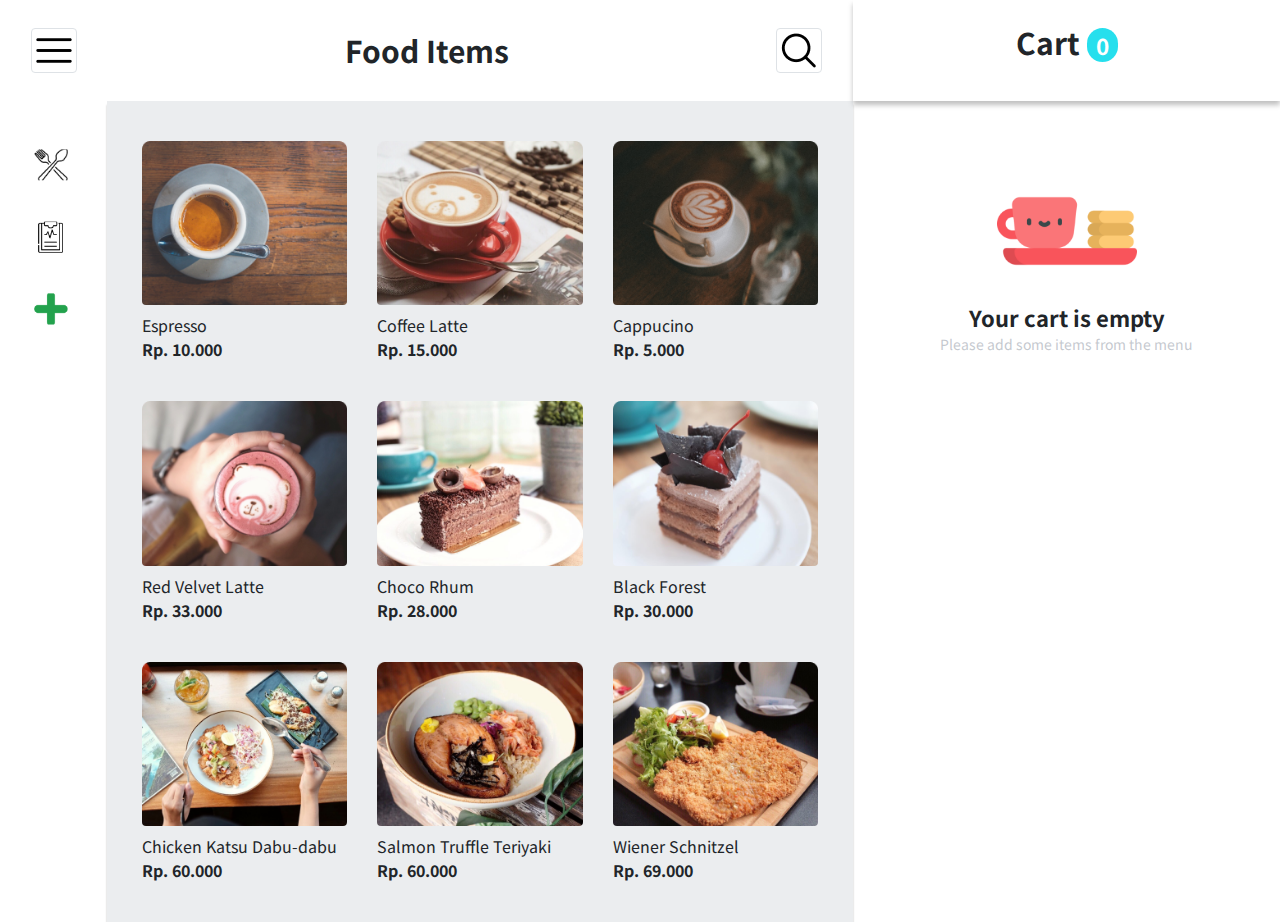
<file: index.html>
<!DOCTYPE html>
<html lang="en">
<head>
    <meta charset="UTF-8">
    <meta name="viewport" content="width=device-width, initial-scale=1.0">
    <title>Home</title>
    <link rel="stylesheet" href="https://stackpath.bootstrapcdn.com/bootstrap/4.3.1/css/bootstrap.min.css" integrity="sha384-ggOyR0iXCbMQv3Xipma34MD+dH/1fQ784/j6cY/iJTQUOhcWr7x9JvoRxT2MZw1T" crossorigin="anonymous">
    <link rel="stylesheet" href="style.css">
    <link rel="preconnect" href="https://fonts.gstatic.com">
    <link href="https://fonts.googleapis.com/css2?family=Noto+Sans+JP:wght@500&display=swap" rel="stylesheet">
</head>
<body>
    <div class="container-fluid">
        <div class="row">
            <div class="col-md-8">
                <nav class="navbar navbar-light">
                    <a href="index.html">
                        <img src="assets\strip.png" class="img-thumbnail" alt="Menu">
                    </a>
                    <div class="text-center" style="font-size: 30px; font-weight: bold;">Food Items</div>
                    <img src="assets\search.png" class="img-thumbnail" alt="Search">
                </nav>
            </div>
            <div id="cart-hidden" class="col-md-4 text-center" style="font-weight: bold; font-size: 30px;box-shadow: 0px 4px 5px rgba(0, 0, 0, 0.25);">Cart
                <span class="badge rounded-pill text-white" style="background-color: rgba(16, 220, 235, 0.911);">0</span>
            </div>
        </div>
    </div>
    <div class="container-fluid">
        <div class="row">
            <div class="col-md-1 text-center">
                <nav id="side-bar" class="navbar navbar-light">
                    <a href="checkout.html">
                        <img src="assets\fork.png" class="img-fluid" alt="Food">
                    </a>
                    <a href="history.html">
                        <img src="assets\clipboard.png" class="img-fluid" alt="Clipboard">
                    </a>
                    <img id="add-items" src="assets\add.png" class="img-fluid" alt="Add">
                </nav>
            </div>
            <div class="col-md-7 col-sm-12 col-7 text-center">
                <div class="container-fluid">
                    <div class="row">
                        <div class="col-md-4 col-sm-4 text-justify">
                            <img src="assets\menu1.png" class="figure-img img-fluid rounded" alt="Drink">
                            <div>Espresso</div>
                            <div class="price">Rp. 10.000</div>
                        </div>
                        <div class="col-md-4 col-sm-4 text-justify">
                            <img src="assets\menu2.png" class="figure-img img-fluid rounded" alt="Drink">
                            <div>Coffee Latte</div>
                            <div class="price">Rp. 15.000</div>
                        </div>
                        <div class="col-md-4 col-sm-4 text-justify">
                            <img src="assets\menu3.png" class="figure-img img-fluid rounded" alt="Drink">
                            <div>Cappucino</div>
                            <div class="price">Rp. 5.000</div>
                        </div>
                    </div>
                    <div class="row">
                        <div class="col-md-4 col-sm-4 text-justify">
                            <img src="assets\menu4.png" class="figure-img img-fluid rounded" alt="Drink">
                            <div>Red Velvet Latte</div>
                            <div class="price">Rp. 33.000</div>
                        </div>
                        <div class="col-md-4 col-sm-4 text-justify">
                            <img src="assets\menu5.png" class="figure-img img-fluid rounded" alt="Dessert">
                            <div>Choco Rhum</div>
                            <div class="price">Rp. 28.000</div>
                        </div>
                        <div class="col-md-4 col-sm-4 text-justify">
                            <img src="assets\menu6.png" class="figure-img img-fluid rounded" alt="Dessert">
                            <div>Black Forest</div>
                            <div class="price">Rp. 30.000</div>
                        </div>
                    </div>
                    <div class="row">
                        <div class="col-md-4 col-sm-4 text-justify">
                            <img src="assets\menu7.png" class="figure-img img-fluid rounded" alt="Food">
                            <div>Chicken Katsu Dabu-dabu</div>
                            <div class="price">Rp. 60.000</div>
                        </div>
                        <div class="col-md-4 col-sm-4 text-justify">
                            <img src="assets\menu8.png" class="figure-img img-fluid rounded" alt="Food">
                            <div>Salmon Truffle Teriyaki</div>
                            <div class="price">Rp. 60.000</div>
                        </div>
                        <div class="col-md-4 col-sm-4 text-justify">
                            <img src="assets\menu9.png" class="figure-img img-fluid rounded" alt="Food">
                            <div>Wiener Schnitzel</div>
                            <div class="price">Rp. 69.000</div>
                        </div>
                    </div>
                </div>
            </div>
            <div class="col-md-4 col-sm-12 text-center">
                <img class="resize" src="assets\empty_cart.png"alt="Empty Cart">
                <div style="font-weight: bold; font-size: 22px;">Your cart is empty</div>
                <div style="color: rgba(190, 195, 202, 0.911); font-size: 14px;">Please add some items from the menu</div>
            </div>
        </div>
    </div>
    <div class="bg-modal">
        <div class="modal-content container-fluid" style="width: 500px; height: 400px;">
            <div class="row">
                <div style="padding-bottom: 40px;" class="col-md-6">
                    <div style="font-size: 20px;">Add Item</div>
                </div>
            </div>
            <div class="row">
                <div class="col-md-4 col-sm-4 col-4 pop-text">
                    <div>Name</div>
                    <div>Image</div>
                    <div>Price</div>
                    <div>Category</div>
                    
                </div>
                <div class="col-md-8 col-sm-8 col-8 text-left pop-fill">
                    <input class="form-control" type="text">
                    <input class="form-control" type="file">
                    <input class="form-control price" type="text">
                    <select class="form-select form-select-lg mb-3">
                        <option selected>Category</option>
                        <option value="1">Dessert</option>
                        <option value="2">Drink</option>
                        <option value="3">Food</option>
                      </select>
                </div>
            </div>
            <div class="container-fluid">
                <div class="row text-right">
                    <div class="col-md-12" style="position: absolute; right: 15px; bottom: 20px;">
                        <button class="btn add-btn" type="button">Add</button>
                        <button class="btn cancel-btn" type="button">Cancel</button>
                    </div>
                </div>
            </div>
        </div>
    </div>
    <script>
        document.getElementById('add-items').addEventListener('click', function(){
        document.querySelector('.bg-modal').style.display = 'flex';
        });
        document.querySelector('.cancel-btn').addEventListener('click', function(){
                document.querySelector('.bg-modal').style.display = 'none';
        });
    </script>

</body>
</html>
</file>
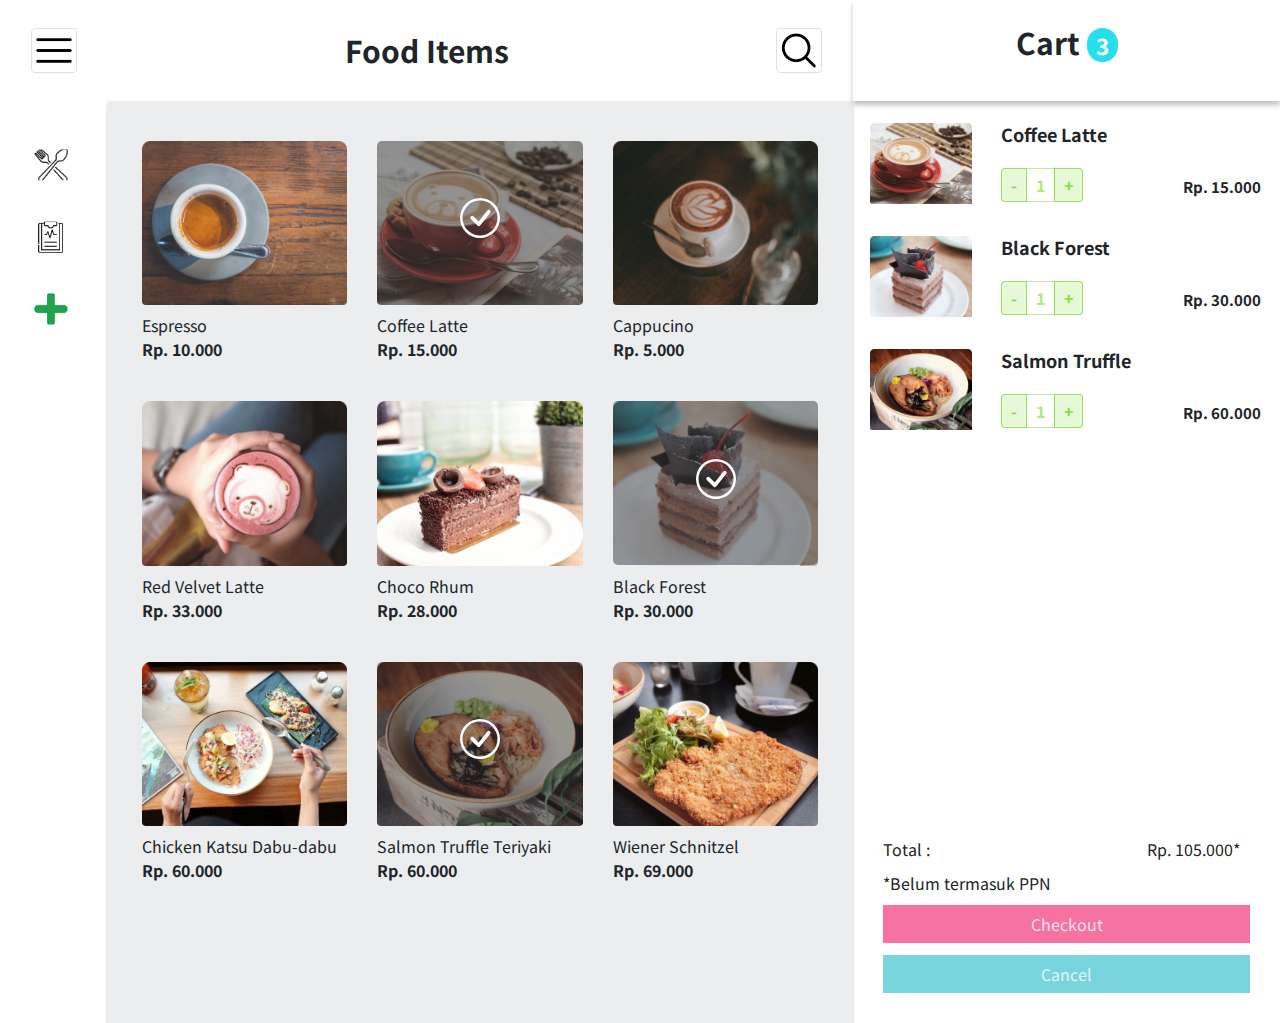
<file: checkout.html>
<!DOCTYPE html>
<html lang="en">
<head>
    <meta charset="UTF-8">
    <meta name="viewport" content="width=device-width, initial-scale=1.0">
    <title>Checkout</title>
    <link rel="stylesheet" href="https://stackpath.bootstrapcdn.com/bootstrap/4.3.1/css/bootstrap.min.css" integrity="sha384-ggOyR0iXCbMQv3Xipma34MD+dH/1fQ784/j6cY/iJTQUOhcWr7x9JvoRxT2MZw1T" crossorigin="anonymous">
    <link rel="stylesheet" href="style.css">
    <link rel="preconnect" href="https://fonts.gstatic.com">
    <link href="https://fonts.googleapis.com/css2?family=Noto+Sans+JP:wght@500&display=swap" rel="stylesheet">
</head>
<body>
    <div class="container-fluid">
        <div class="row">
            <div class="col-md-8">
                <nav class="navbar navbar-light">
                    <a href="index.html">
                        <img src="assets\strip.png" class="img-thumbnail" alt="Menu">
                    </a>
                    <div class="text-center" style="font-size: 30px; font-weight: bold;">Food Items</div>
                    <img src="assets\search.png" class="img-thumbnail" alt="Search">
                </nav>
            </div>
            <div id="cart-hidden" class="col-md-4 text-center" style="font-weight: bold; font-size: 30px;box-shadow: 0px 4px 5px rgba(0, 0, 0, 0.25);">Cart
                <span class="badge rounded-pill text-white" style="background-color: rgba(16, 220, 235, 0.911);">3</span>
            </div>
        </div>
    </div>
    <div class="container-fluid">
        <div class="row">
            <div class="col-md-1 text-center">
                <nav id="side-bar" class="navbar navbar-light">
                    <img src="assets\fork.png" class="img-fluid" alt="Food">
                    <img src="assets\clipboard.png" class="img-fluid" alt="Clipboard">
                    <img src="assets\add.png" class="img-fluid" alt="Add">
                </nav>
            </div>
            <div class="col-md-7 col-sm-12 col-7 text-center">
                <div class="container-fluid">
                    <div class="row">
                        <div class="col-md-4 col-sm-4 text-justify">
                            <img src="assets\menu1.png" class="figure-img img-fluid rounded" alt="Drink">
                            <div>Espresso</div>
                            <div class="price">Rp. 10.000</div>
                        </div>
                        <div class="col-md-4 col-sm-4 text-justify">
                            <div id="content">
                                <img src="assets\menu2.png" class="figure-img img-fluid rounded" alt="Drink">
                            </div>
                            <svg xmlns="http://www.w3.org/2000/svg" width="40px" height="40px" fill="white" viewBox="0 0 16 16">
                                <path d="M8 15A7 7 0 1 1 8 1a7 7 0 0 1 0 14zm0 1A8 8 0 1 0 8 0a8 8 0 0 0 0 16z"/>
                                <path d="M10.97 4.97a.235.235 0 0 0-.02.022L7.477 9.417 5.384 7.323a.75.75 0 0 0-1.06 1.06L6.97 11.03a.75.75 0 0 0 1.079-.02l3.992-4.99a.75.75 0 0 0-1.071-1.05z"/>
                            </svg>
                            <div>Coffee Latte</div>
                            <div class="price">Rp. 15.000</div>
                        </div>
                        <div class="col-md-4 col-sm-4 text-justify">
                            <img src="assets\menu3.png" class="figure-img img-fluid rounded" alt="Drink">
                            <div>Cappucino</div>
                            <div class="price">Rp. 5.000</div>
                        </div>
                    </div>
                    <div class="row">
                        <div class="col-md-4 col-sm-4 text-justify">
                            <img src="assets\menu4.png" class="figure-img img-fluid rounded" alt="Drink">
                            <div>Red Velvet Latte</div>
                            <div class="price">Rp. 33.000</div>
                        </div>
                        <div class="col-md-4 col-sm-4 text-justify">
                            <img src="assets\menu5.png" class="figure-img img-fluid rounded" alt="Dessert">
                            <div>Choco Rhum</div>
                            <div class="price">Rp. 28.000</div>
                        </div>
                        <div class="col-md-4 col-sm-4 text-justify">
                            <div id="content">
                                <img src="assets\menu6.png" class="figure-img img-fluid rounded" alt="Dessert">
                            </div>
                            <svg xmlns="http://www.w3.org/2000/svg" width="40px" height="40px" fill="white" viewBox="0 0 16 16">
                                <path d="M8 15A7 7 0 1 1 8 1a7 7 0 0 1 0 14zm0 1A8 8 0 1 0 8 0a8 8 0 0 0 0 16z"/>
                                <path d="M10.97 4.97a.235.235 0 0 0-.02.022L7.477 9.417 5.384 7.323a.75.75 0 0 0-1.06 1.06L6.97 11.03a.75.75 0 0 0 1.079-.02l3.992-4.99a.75.75 0 0 0-1.071-1.05z"/>
                            </svg>
                            <div>Black Forest</div>
                            <div class="price">Rp. 30.000</div>
                        </div>
                    </div>
                    <div class="row">
                        <div class="col-md-4 col-sm-4 text-justify">
                            <img src="assets\menu7.png" class="figure-img img-fluid rounded" alt="Food">
                            <div>Chicken Katsu Dabu-dabu</div>
                            <div class="price">Rp. 60.000</div>
                        </div>
                        <div class="col-md-4 col-sm-4 text-justify">
                            <div id="content">
                                <img src="assets\menu8.png" class="figure-img img-fluid rounded" alt="Food">
                            </div>
                            <svg xmlns="http://www.w3.org/2000/svg" width="40px" height="40px" fill="white" viewBox="0 0 16 16">
                                <path d="M8 15A7 7 0 1 1 8 1a7 7 0 0 1 0 14zm0 1A8 8 0 1 0 8 0a8 8 0 0 0 0 16z"/>
                                <path d="M10.97 4.97a.235.235 0 0 0-.02.022L7.477 9.417 5.384 7.323a.75.75 0 0 0-1.06 1.06L6.97 11.03a.75.75 0 0 0 1.079-.02l3.992-4.99a.75.75 0 0 0-1.071-1.05z"/>
                            </svg>
                            <div>Salmon Truffle Teriyaki</div>
                            <div class="price">Rp. 60.000</div>
                        </div>
                        <div class="col-md-4 col-sm-4 text-justify">
                            <img src="assets\menu9.png" class="figure-img img-fluid rounded" alt="Food">
                            <div>Wiener Schnitzel</div>
                            <div class="price">Rp. 69.000</div>
                        </div>
                    </div>
                </div>
            </div>
            <div class="col-md-4 col-sm-12">
                <div class="container-fluid">
                    <div class="row cart">
                        <div class="col-md-4">
                            <img src="assets\menu2.png" class="figure-img img-fluid rounded" alt="Drink">
                        </div>
                        <div class="col-md-4">Coffee Latte
                        <div class="btn-group" role="group">
                            <button type="button" class="btn btn-outline-primary">-</button>
                            <button type="button" class="btn btn-outline-secondary" disabled>1</button>
                            <button type="button" class="btn btn-outline-primary">+</button>
                          </div>
                        </div>
                        <div class="col-md-4 price">Rp. 15.000</div>
                    </div>
                    <div class="row cart">
                        <div class="col-md-4">
                            <img src="assets\menu6.png" class="figure-img img-fluid rounded" alt="Drink">
                        </div>
                        <div class="col-md-4">Black Forest
                        <div class="btn-group" role="group">
                            <button type="button" class="btn btn-outline-primary">-</button>
                            <button type="button" class="btn btn-outline-secondary" disabled>1</button>
                            <button type="button" class="btn btn-outline-primary">+</button>
                          </div>
                        </div>
                        <div class="col-md-4 price">Rp. 30.000</div>
                    </div>
                    <div class="row cart">
                        <div class="col-md-4">
                            <img src="assets\menu8.png" class="figure-img img-fluid rounded" alt="Drink">
                        </div>
                        <div class="col-md-4">Salmon Truffle
                        <div class="btn-group" role="group">
                            <button type="button" class="btn btn-outline-primary">-</button>
                            <button type="button" class="btn btn-outline-secondary" disabled>1</button>
                            <button type="button" class="btn btn-outline-primary">+</button>
                          </div>
                        </div>
                        <div class="col-md-4 price">Rp. 60.000</div>
                    </div>
                </div>
                <footer>
                    <div class="container-fluid">
                        <div class="row">
                            <div class="col-md-6">Total :</div>
                            <div class="col-md-6" style="padding-left: 80px;">Rp. 105.000*</div>
                            <div class="col-md-12">*Belum termasuk PPN</div>
                            <div class="col-md-12">
                                <button id="btn-checkout" class="btn pink-btn" type="button">Checkout</button>
                                <script>
                                    document.getElementById('btn-checkout').addEventListener('click', function(){
                                    document.querySelector('.bg-modal').style.display = 'flex';
                                    });
                                </script>
                                <a href="index.html" class="btn blue-btn" type="button">Cancel</a>
                            </div>
                        </div>
                    </div>
                </footer>
        </div>
    </div>

    <div class="bg-modal">
        <div class="modal-content container-fluid">
            <div class="row">
                <div style="padding-bottom: 40px;" class="col-md-6">
                    <div style="font-size: 20px;">Checkout</div>
                    <div style="font-size: 12px;">Cashier: Pevita Pearce</div>
                </div>
                <div class="col-md-6 text-right">
                    <div>Receipt no: #010410919</div>
                </div>
            </div>
            <div class="row">
                <div class="col-md-6 col-sm-8 col-8 pop-menus">
                    <div>Coffee Latte 1x</div>
                    <div>Black Forest 1x</div>
                    <div>Salmon Truffle Teriyaki 1x</div>
                    <div>Ppn 10%</div>
                </div>
                <div class="col-md-6 col-sm-4 col-4 text-right pop-price">
                    <div>Rp. 15.000</div>
                    <div>Rp. 30.000</div>
                    <div>Rp. 60.000</div>
                    <div>Rp. 10.500</div>
                </div>
            </div>
            <div class="row">
                <div class="col-md-12 text-right">
                    <div style="padding-top: 20px;">Total: Rp. 115.500</div>
                </div>
            </div>
            <div class="row">
                <div class="col-md-12">
                    <div>Payment: Cash</div>
                </div>
            </div>
            <div id="bottom-btn-checkout" class="container-fluid text-center">
                <div class="row">
                    <div class="col-md-12">
                        <button class="btn pop-pink" type="button">Print</button>
                    </div>
                    <div class="col-md-12">Or
                    </div>
                    <div class="col-md-12">
                        <button class="btn pop-blue" type="button">Send Email</button>
                    </div>
                </div>
            </div>
        </div>
    </div>
</body>
</html>
</file>
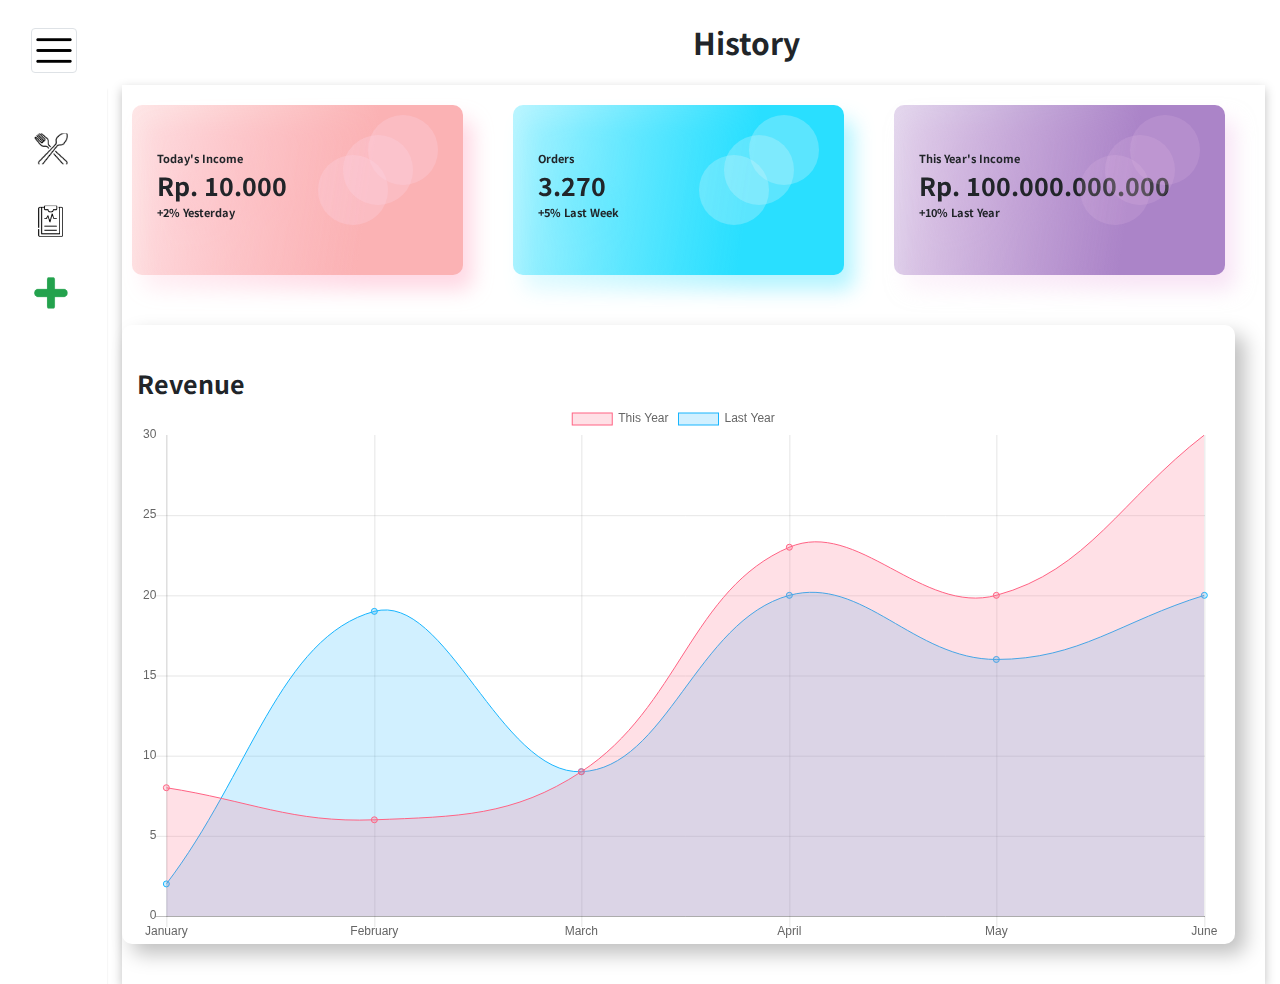
<file: history.html>
<!DOCTYPE html>
<html lang="en">
<head>
    <meta charset="UTF-8">
    <meta name="viewport" content="width=device-width, initial-scale=1.0">
    <title>History</title>
    <link rel="stylesheet" href="https://stackpath.bootstrapcdn.com/bootstrap/4.3.1/css/bootstrap.min.css" integrity="sha384-ggOyR0iXCbMQv3Xipma34MD+dH/1fQ784/j6cY/iJTQUOhcWr7x9JvoRxT2MZw1T" crossorigin="anonymous">
    <link rel="stylesheet" href="style.css">
    <link rel="preconnect" href="https://fonts.gstatic.com">
    <link href="https://fonts.googleapis.com/css2?family=Noto+Sans+JP:wght@500&display=swap" rel="stylesheet">
    <script type="text/javascript" src="chart.js"></script>
</head>
<body>
    <div class="container-fluid">
        <div class="row">
            <div class="col-md-2 col-sm-4">
                <nav class="navbar navbar-light">
                    <a href="index.html">
                        <img style="margin-top: 20px;" src="assets\strip.png" class="img-thumbnail" alt="Menu">
                    </a>
                </nav>
            </div>
            <div class="col-md-10 col-sm-6">
                <div class="text-center" style="font-size: 30px; font-weight: bold;">History</div>
            </div>
        </div>
    </div>
    <div class="container-fluid">
        <div class="row">
            <div class="col-md-1 text-center"style="box-shadow: 0px 4px 2px rgba(0, 0, 0, 0.1);">
                <nav id="side-bar" class="navbar navbar-light">
                    <img src="assets\fork.png" class="img-fluid" alt="Food">
                    <img src="assets\clipboard.png" class="img-fluid" alt="Clipboard">
                    <img id="add-items" src="assets\add.png" class="img-fluid" alt="Add">
                </nav>
            </div>
            <div class="col-md-11">
                <div class="container-fluid" style="box-shadow: 0px 4px 10px rgba(0, 0, 0, 0.25);">
                    <div class="row">
                        <div id="history-box" class="col text-justify first-box">
                            <div class="first-history-text">Today's Income</div>
                            <div class="history-number">Rp. 10.000</div>
                            <div class="history-text">+2% Yesterday</div>
                            <div id="dot">
                                <span class="bottom-dot"></span>
                                <span class="middle-dot"></span>
                                <span class="top-dot"></span>
                            </div>
                        </div>
                        
                        <div id="history-box" class="col text-justify second-box">
                            <div class="first-history-text">Orders</div>
                            <div class="history-number">3.270</div>
                            <div class="history-text">+5% Last Week</div>
                            <div id="dot">
                                <span class="bottom-dot"></span>
                                <span class="middle-dot"></span>
                                <span class="top-dot"></span>
                            </div>
                        </div>
                        <div id="history-box" class="col text-justify third-box">
                            <div class="first-history-text">This Year's Income</div>
                            <div class="history-number">Rp. 100.000.000.000</div>
                            <div class="history-text">+10% Last Year</div>
                            <div id="dot">
                                <span class="bottom-dot"></span>
                                <span class="middle-dot"></span>
                                <span class="top-dot"></span>
                            </div>
                        </div>
                    </div>
                    <div class="row container-fluid" style="padding: 50px 0px 40px 0px">
                        <div id="revenue" class="col-md-12">Revenue
                            <div style="width: 100%;height: auto">
                                <canvas id="myChart"></canvas>
                            </div>
                            
                            <script>
                                var ctx = document.getElementById("myChart").getContext('2d');
                                var myChart = new Chart(ctx, {
                                    type: 'line',
                                    data: {
                                        labels: ["January", "February", "March", "April", "May", "June"],
                                        datasets: [{
                                            label: 'This Year',
                                            data: [8, 6, 9, 23, 20, 30],
                                            backgroundColor: [
                                            'rgba(255, 99, 132, 0.2)',
                                            'rgba(54, 162, 235, 0.2)',
                                            'rgba(255, 206, 86, 0.2)',
                                            'rgba(75, 192, 192, 0.2)',
                                            'rgba(153, 102, 255, 0.2)',
                                            'rgba(255, 159, 64, 0.2)'
                                            ],
                                            borderColor: [
                                            'rgba(255,99,132,1)',
                                            'rgba(54, 162, 235, 1)',
                                            'rgba(255, 206, 86, 1)',
                                            'rgba(75, 192, 192, 1)',
                                            'rgba(153, 102, 255, 1)',
                                            'rgba(255, 159, 64, 1)'
                                            ],
                                            borderWidth: 1
                                        },{
                                            label: 'Last Year',
                                            data: [2, 19, 9, 20, 16, 20],
                                            backgroundColor: [
                                            'rgba(25, 181, 254, 0.2)',
                                            'rgba(25, 181, 254, 0.2)',
                                            'rgba(25, 181, 254, 0.2)',
                                            'rgba(25, 181, 254, 0.2)',
                                            'rgba(25, 181, 254, 0.2)',
                                            'rgba(25, 181, 254, 0.2)'
                                            ],
                                            borderColor: [
                                            'rgba(25, 181, 254, 1)',
                                            'rgba(25, 181, 254, 1)',
                                            'rgba(25, 181, 254, 1)',
                                            'rgba(25, 181, 254, 1)',
                                            'rgba(25, 181, 254, 1)',
                                            'rgba(25, 181, 254, 1)'
                                            ],
                                            borderWidth: 1
                                        }
                                    ]
                                    },
                                    options: {
                                        scales: {
                                            yAxes: [{
                                                ticks: {
                                                    beginAtZero:true
                                                }
                                            }]
                                        }
                                    }
                                });
                            </script>
                        </div>
                    </div>
                </div>
            </div>
        </div>
    </div>

    <div class="bg-modal">
        <div class="modal-content container-fluid" style="width: 500px; height: 400px;">
            <div class="row">
                <div style="padding-bottom: 40px;" class="col-md-6">
                    <div style="font-size: 20px;">Add Item</div>
                </div>
            </div>
            <div class="row">
                <div class="col-md-4 col-sm-4 col-4 pop-text">
                    <div>Name</div>
                    <div>Image</div>
                    <div>Price</div>
                    <div>Category</div>
                    
                </div>
                <div class="col-md-8 col-sm-8 col-8 text-left pop-fill">
                    <input class="form-control" type="text">
                    <input class="form-control" type="file">
                    <input class="form-control price" type="text">
                    <select class="form-select form-select-lg mb-3">
                        <option selected>Category</option>
                        <option value="1">Dessert</option>
                        <option value="2">Drink</option>
                        <option value="3">Food</option>
                      </select>
                </div>
            </div>
            <div class="container-fluid">
                <div class="row text-right">
                    <div class="col-md-12" style="position: absolute; right: 15px; bottom: 20px;">
                        <button class="btn add-btn" type="button">Add</button>
                        <button class="btn cancel-btn" type="button">Cancel</button>
                    </div>
                </div>
            </div>
        </div>
    </div>
    <script>
        document.getElementById('add-items').addEventListener('click', function(){
        document.querySelector('.bg-modal').style.display = 'flex';
        });
        document.querySelector('.cancel-btn').addEventListener('click', function(){
                document.querySelector('.bg-modal').style.display = 'none';
        });
    </script>
</body>
</html>
</file>
<file: style.css>
#btn-checkout{
    border-radius: 0px;
}
#bottom-btn-checkout{
    position: absolute; 
    right: 0; 
    bottom: 20px;
}
#add-items{
    cursor: pointer;
}
#content{
    position: relative;
}
#content::after{
    content: "";
    width: 100%;
    height: 95%;
    background-color: #333;
    position: absolute;
    top: 0;
    left: 0;
    right: 0;
    bottom: 0;
    opacity: 0.5;
    border-radius: 5px;
}
#history-box{
    width: auto;
    height: 170px;
    margin: 20px 40px 0px 10px;
    padding: 25px;
}
#history-box.first-box{
    background: linear-gradient(278.29deg, #FBB2B4 30.05%, rgba(255, 143, 178, 0) 133.19%);
    filter: drop-shadow(10px 15px 10px rgba(255, 143, 178, 0.35));
    border-radius: 10px;
}
#history-box.second-box{
    background: linear-gradient(278.29deg, #29DFFF 30.05%, rgba(41, 223, 255, 0) 133.19%);
    filter: drop-shadow(10px 15px 10px rgba(41, 223, 255, 0.35));
    border-radius: 10px; 
}
#history-box.third-box{
    background: linear-gradient(278.29deg, #AB84C8 30.05%, rgba(241, 201, 236, 0) 133.19%);
    filter: drop-shadow(10px 15px 10px rgba(241, 201, 236, 0.50));
    border-radius: 10px;
}
#revenue{
    font-size: 25px;
    font-weight: bold;
    padding-top: 40px;
    background: #FFFFFF;
    box-shadow: 10px 10px 20px rgba(0, 0, 0, 0.25);
    border-radius: 10px
}
#side-bar img{
    margin-top: 20px;
    margin-left: 18px;
    margin-bottom: 20px;
    height: 32px;
    width: auto;
}
div{
    font-family: 'Noto Sans JP', sans-serif;
}
footer {
    /* position: absolute;
    bottom: 0; */
    padding-top: 100%;
}
@media (min-width: 300px) and (max-width: 767px) {
    footer{
        padding-top: 0;
    }
    #cart-hidden{
        display: none;
    }
    #side-bar img{
        margin-top: 0px;
        margin-bottom: 0px;
        height: 35px;
    }
}
@media (min-width: 768px) and (max-width: 1000px) {
    #side-bar img{
        margin-left: 2px;
    }
}
footer div{
    padding-bottom: 10px;
}
svg{
    position: absolute;
    left: 50%;
    top: 35%;
    transform: translate(-50%, -50%);
}
.row .text-center{
    padding: 20px 0px 20px 0px;
}
.col-md-7{
    background-color: rgba(190, 195, 202, 0.3);
    box-shadow: 0px 4px 2px rgba(0, 0, 0, 0.25);
}
.col-md-7 .row{
    padding: 20px;
}
.resize{
    padding-top: 40px;
    height: 180px;
    width: auto;
}
.cart img{
    padding: 2px 10px 2px 2px;
    height: 85px;
    width: auto;
}
.cart div{
    padding: 20px 0px 0px 0px;
    font-weight: bold;
    font-size: 18px;
}
.cart .price{
    font-size: 15px;
    padding: 75px 0px 0px 50px;
}
.cart .btn-group button{
    font-weight: bold;
    background: rgba(130, 222, 58, 0.2);
    border: 1px solid rgba(130, 222, 58, 0.8);
    color: rgba(130,222,58,1);
    box-sizing: border-box;
    padding: 4px 9px 4px 9px;
}
.cart .btn-group .btn-outline-secondary{
    background-color: rgba(255,255,255, 0.8);
}
.price{
    font-weight: bold;
}
.pink-btn{
    border-radius: 0px;
    background-color: rgba(242,79,138, 0.8); 
    width: 100%;
    color: rgba(255,255,255, 0.8);
}
.blue-btn{
    border-radius: 0px;
    background-color: rgba(87,202,213, 0.8); 
    margin-top: 12px; 
    width: 100%;
    color: rgba(255,255,255, 0.8);
}
.bg-modal{
    width: 100%;
    height: 100%;
    background-color: rgba(0, 0, 0, 0.7);
    position: fixed;
    /* position: absolute; */
    top: 0;
    left: 0;
    display: flex;
    justify-content: center;
    align-items: center;
    display: none;
}
.modal-content{
    width: 480px;
    height: 500px;
    background-color: white;
    border-radius: 6px;
    font-weight: bold;
    padding: 25px;
}
.pop-pink{
    background-color: rgba(242,79,138, 0.8); 
    width: 100%;
    color: rgba(255,255,255, 0.8);
    margin: 0;
    border-radius: 6px;
}
.pop-blue{
    background-color: rgba(87,202,213, 0.8);
    width: 100%;
    color: rgba(255,255,255, 0.8);
    margin: 0;
    border-radius: 6px;
}
.pop-menus div{
    padding-bottom: 8px;
}
.pop-price div{
    padding-bottom: 8px;
}
.pop-text div{
    padding-bottom: 25px;
}
.pop-fill input{
    margin-bottom: 10px;
    background: #FFFFFF;
    border: 1px solid #CECECE;
    box-sizing: border-box;
    box-shadow: 0px 4px 10px rgba(0, 0, 0, 0.25);
    border-radius: 10px;
}
.add-btn{
    background-color: rgba(242,79,138, 0.8);
    width: 18%;
    color: rgba(255,255,255, 0.8);
    margin: 0;
    border-radius: 6px;
}
.cancel-btn{
    background-color: rgba(87,202,213, 0.8);
    width: 18%;
    color: rgba(255,255,255, 0.8);
    margin: 0;
    border-radius: 6px;
}
.form-select.form-select-lg{
    padding: 10px;
    background: #FFFFFF;
    border: 1px solid #CECECE;
    box-sizing: border-box;
    box-shadow: 0px 4px 10px rgba(0, 0, 0, 0.25);
    border-radius: 10px;
}
.form-control.price{
    width: 80%;
    background: #FFFFFF;
    border: 1px solid #CECECE;
    box-sizing: border-box;
    box-shadow: 0px 4px 10px rgba(0, 0, 0, 0.25);
    border-radius: 10px;
}
.first-history-text{
    font-size: 11px;
    font-weight: bold;
    padding-top: 20px;
}
.history-text{
    font-size: 11px;
    font-weight: bold;
}
.history-number{
    font-size: 25px;
    font-weight: bold;
}
.first-box #dot span{
    background: rgba(253, 211, 228, 0.3);
}
.second-box #dot span{
    background: rgba(207, 246, 253, 0.3);
}
.third-box #dot span{
    background: rgba(241, 201, 236, 0.15);
}
.bottom-dot {
    height: 70px;
    width: 70px;
    border-radius: 50%;
    right: 25px;
    top: 10px;
    position: absolute;
}
.top-dot {
    height: 70px;
    width: 70px;
    border-radius: 50%;
    right: 50px;
    top: 30px;
    position: absolute;
}
.middle-dot {
    height: 70px;
    width: 70px;
    border-radius: 50%;
    right: 75px;
    top: 50px;
    position: absolute;
}
</file>
